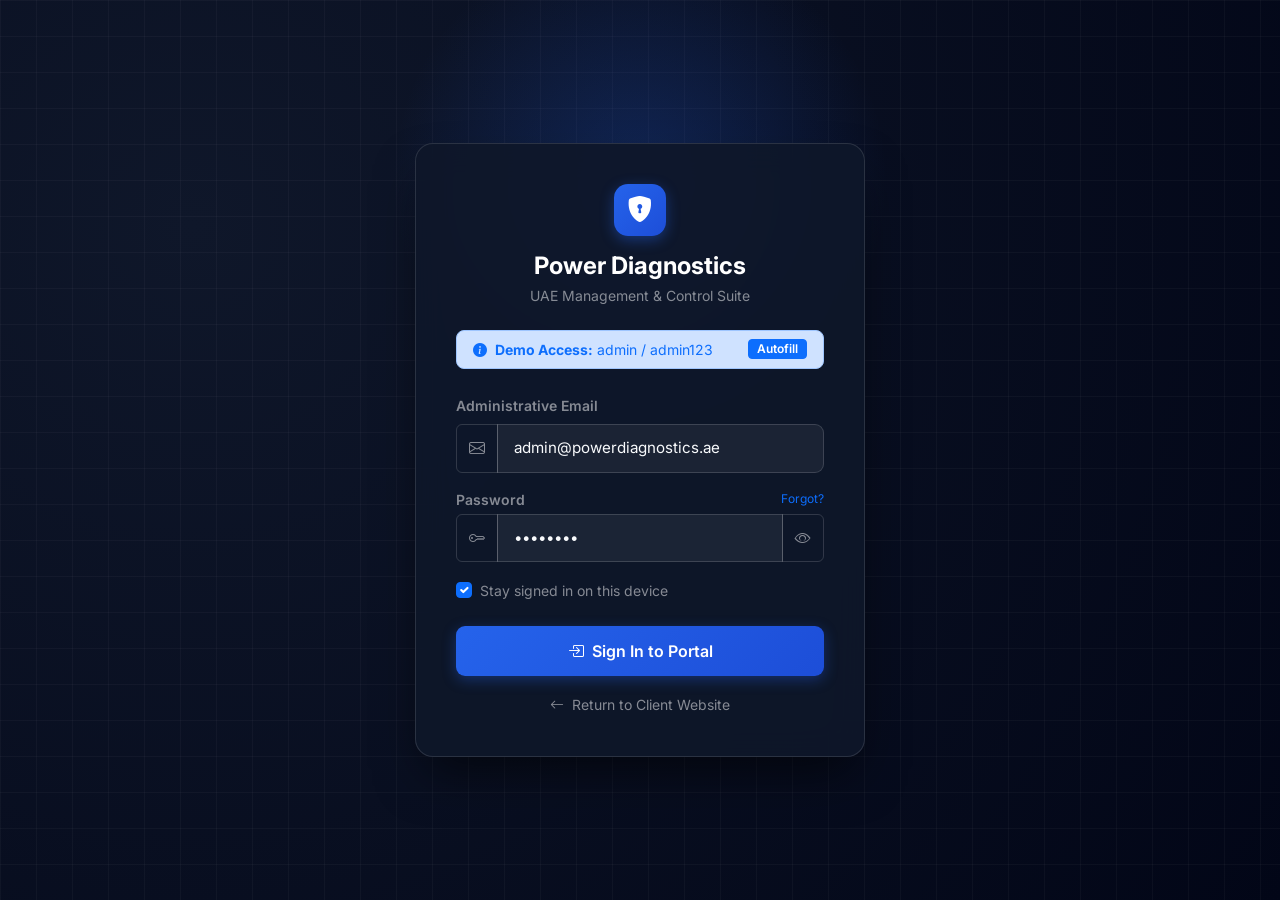
<file: admin-login.html>
<!DOCTYPE html>
<html lang="en">
<head>
  <meta charset="UTF-8">
  <meta name="viewport" content="width=device-width, initial-scale=1.0">
  <title>Admin Login — Power Diagnostics UAE</title>
  <meta name="description" content="Secure administrative control suite login for Power Diagnostics UAE.">
  <link rel="icon" type="image/png" sizes="32x32" href="favicon-32x32.png">

  <!-- Google Fonts: Inter -->
  <link rel="preconnect" href="https://fonts.googleapis.com">
  <link rel="preconnect" href="https://fonts.gstatic.com" crossorigin>
  <link href="https://fonts.googleapis.com/css2?family=Inter:wght@300;400;500;600;700;800&display=swap" rel="stylesheet">

  <!-- Bootstrap 5.3.3 CSS -->
  <link href="https://cdn.jsdelivr.net/npm/bootstrap@5.3.3/dist/css/bootstrap.min.css" rel="stylesheet">
  <!-- Bootstrap Icons 1.11.3 -->
  <link href="https://cdn.jsdelivr.net/npm/bootstrap-icons@1.11.3/font/bootstrap-icons.min.css" rel="stylesheet">
  <!-- Admin Custom CSS -->
  <link href="admin.css" rel="stylesheet">
</head>
<body class="admin-login-body">

  <div class="admin-login-grid-bg"></div>
  <div class="admin-login-glow"></div>

  <div class="admin-login-card">
    <!-- Brand Header -->
    <div class="text-center mb-4">
      <div class="admin-brand-icon mb-3 mx-auto" style="width: 52px; height: 52px; font-size: 1.6rem; border-radius: 14px;">
        <i class="bi bi-shield-lock-fill"></i>
      </div>
      <h4 class="fw-bold text-white mb-1">Power Diagnostics</h4>
      <p class="text-white-50 small mb-0">UAE Management & Control Suite</p>
    </div>

    <!-- Quick Demo Notice -->
    <div class="alert alert-primary bg-primary-subtle border-primary-subtle text-primary py-2 px-3 small rounded-3 mb-4 d-flex align-items-center justify-content-between">
      <div>
        <i class="bi bi-info-circle-fill me-1"></i> <strong>Demo Access:</strong> admin / admin123
      </div>
      <button type="button" id="btnDemoLogin" class="btn btn-sm btn-primary py-0 px-2 fw-semibold" style="font-size: 0.75rem;">
        Autofill
      </button>
    </div>

    <!-- Error Alert Banner -->
    <div id="loginErrorAlert" class="alert alert-danger py-2 px-3 small rounded-3 mb-3 d-none"></div>

    <!-- Login Form -->
    <form id="adminLoginForm">
      <div class="mb-3">
        <label class="form-label text-white-50 small fw-semibold">Administrative Email</label>
        <div class="input-group">
          <span class="input-group-text bg-transparent border-secondary text-white-50" style="border-color: rgba(255,255,255,0.15) !important;">
            <i class="bi bi-envelope"></i>
          </span>
          <input type="email" id="adminEmail" class="form-control admin-form-control" placeholder="admin@powerdiagnostics.ae" value="admin@powerdiagnostics.ae" required autocomplete="username">
        </div>
      </div>

      <div class="mb-3">
        <div class="d-flex align-items-center justify-content-between mb-1">
          <label class="form-label text-white-50 small fw-semibold mb-0">Password</label>
          <a href="#" class="text-decoration-none text-primary small" style="font-size: 0.75rem;" data-bs-toggle="modal" data-bs-target="#forgotPasswordModal">Forgot?</a>
        </div>
        <div class="input-group">
          <span class="input-group-text bg-transparent border-secondary text-white-50" style="border-color: rgba(255,255,255,0.15) !important;">
            <i class="bi bi-key"></i>
          </span>
          <input type="password" id="adminPassword" class="form-control admin-form-control" placeholder="••••••••" value="admin123" required autocomplete="current-password">
          <button type="button" class="btn btn-outline-secondary text-white-50 border-secondary" style="border-color: rgba(255,255,255,0.15) !important;" id="togglePasswordBtn">
            <i class="bi bi-eye"></i>
          </button>
        </div>
      </div>

      <div class="form-check mb-4">
        <input class="form-check-input" type="checkbox" id="rememberAdmin" checked>
        <label class="form-check-label text-white-50 small" for="rememberAdmin">
          Stay signed in on this device
        </label>
      </div>

      <button type="submit" id="btnLoginSubmit" class="btn btn-admin-login w-100 mb-3">
        <i class="bi bi-box-arrow-in-right me-1"></i> Sign In to Portal
      </button>

      <div class="text-center">
        <a href="index.html" class="text-white-50 text-decoration-none small hover-underline">
          <i class="bi bi-arrow-left me-1"></i> Return to Client Website
        </a>
      </div>
    </form>
  </div>

  <!-- Forgot Password Modal -->
  <div class="modal fade" id="forgotPasswordModal" tabindex="-1" aria-hidden="true">
    <div class="modal-dialog modal-dialog-centered modal-sm">
      <div class="modal-content border-0 rounded-4 shadow-lg overflow-hidden">
        <div class="modal-header modal-header-corporate p-3 text-white">
          <h6 class="modal-title fw-bold mb-0"><i class="bi bi-shield-check me-1"></i> Password Reset</h6>
          <button type="button" class="btn-close btn-close-white shadow-none" data-bs-dismiss="modal"></button>
        </div>
        <div class="modal-body p-3">
          <p class="small text-muted mb-3">Please contact IT Systems Security or use default demo credentials (<code>admin123</code>).</p>
          <button type="button" class="btn btn-primary w-100 btn-sm" data-bs-dismiss="modal">Understood</button>
        </div>
      </div>
    </div>
  </div>

  <!-- Bootstrap JS Bundle -->
  <script src="https://cdn.jsdelivr.net/npm/bootstrap@5.3.3/dist/js/bootstrap.bundle.min.js"></script>
  <!-- Admin Script -->
  <script src="admin.js"></script>
  <script>
    const toggleBtn = document.getElementById('togglePasswordBtn');
    const pwdInput = document.getElementById('adminPassword');
    if (toggleBtn && pwdInput) {
      toggleBtn.addEventListener('click', () => {
        const type = pwdInput.getAttribute('type') === 'password' ? 'text' : 'password';
        pwdInput.setAttribute('type', type);
        toggleBtn.querySelector('i').classList.toggle('bi-eye');
        toggleBtn.querySelector('i').classList.toggle('bi-eye-slash');
      });
    }
  </script>
</body>
</html>
</file>
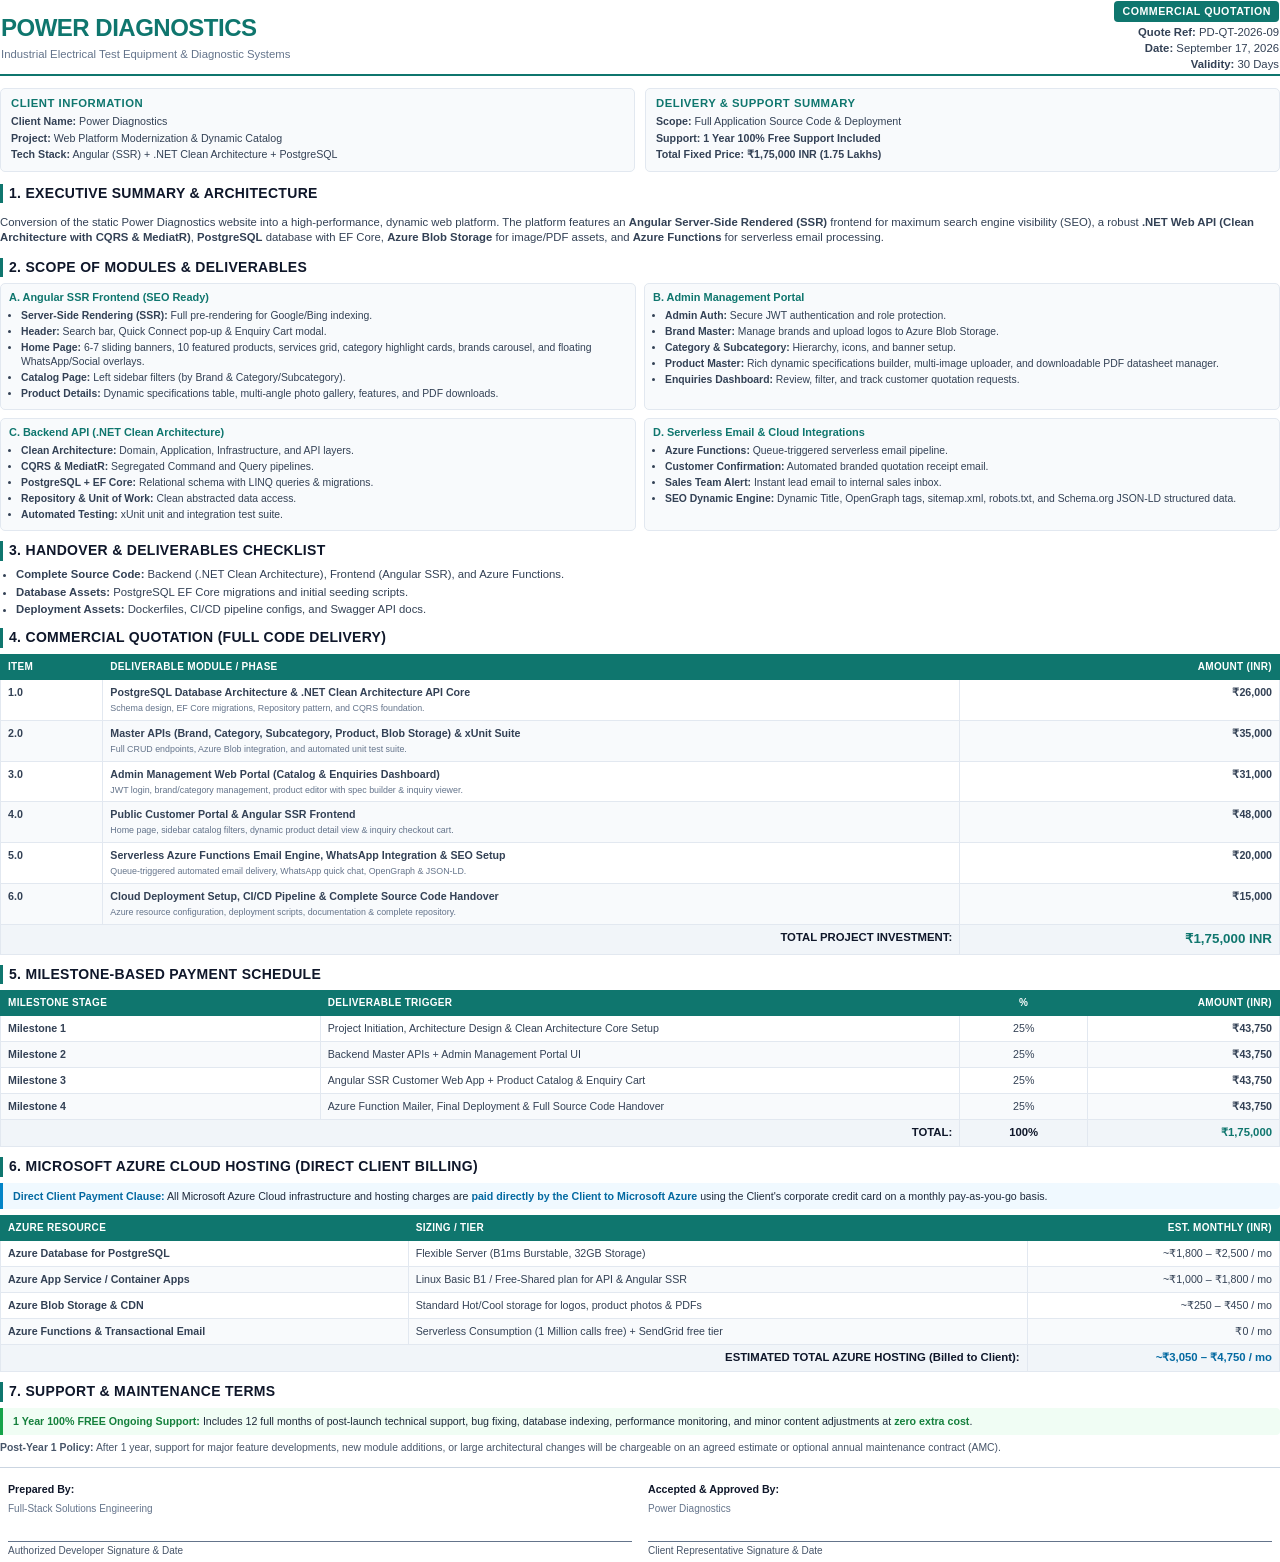
<file: quotation.html>
<!DOCTYPE html>
<html lang="en">
<head>
  <meta charset="UTF-8">
  <title>Commercial Quotation & Proposal - Power Diagnostics</title>
  <style>
    @page {
      size: A4 portrait;
      margin: 10mm 12mm 10mm 12mm;
    }
    * {
      box-sizing: border-box;
      -webkit-print-color-adjust: exact !important;
      print-color-adjust: exact !important;
    }
    body {
      font-family: 'Segoe UI', -apple-system, BlinkMacSystemFont, Roboto, Helvetica, Arial, sans-serif;
      color: #1e293b;
      background: #ffffff;
      margin: 0;
      padding: 0;
      font-size: 10pt;
      line-height: 1.4;
    }
    .page-break {
      page-break-before: always;
      break-before: page;
    }
    .no-break {
      page-break-inside: avoid;
      break-inside: avoid;
    }
    
    /* Header */
    .header-table {
      width: 100%;
      border-collapse: collapse;
      margin-bottom: 12px;
      border-bottom: 2.5px solid #0f766e;
      padding-bottom: 8px;
    }
    .header-table td {
      vertical-align: middle;
    }
    .brand-title {
      font-size: 18pt;
      font-weight: 800;
      color: #0f766e;
      letter-spacing: -0.5px;
      margin: 0;
      text-transform: uppercase;
    }
    .brand-subtitle {
      font-size: 8.5pt;
      color: #64748b;
      margin-top: 2px;
      font-weight: 500;
    }
    .doc-meta {
      text-align: right;
      font-size: 8.5pt;
      color: #334155;
    }
    .doc-badge {
      display: inline-block;
      background: #0f766e;
      color: #ffffff;
      padding: 3px 8px;
      border-radius: 4px;
      font-weight: 700;
      font-size: 8pt;
      margin-bottom: 3px;
      letter-spacing: 0.5px;
    }

    /* Client & Info Cards */
    .meta-cards {
      display: flex;
      justify-content: space-between;
      margin-bottom: 12px;
      gap: 10px;
    }
    .meta-card {
      flex: 1;
      background: #f8fafc;
      border: 1px solid #e2e8f0;
      border-radius: 5px;
      padding: 7px 10px;
    }
    .meta-card h4 {
      margin: 0 0 3px 0;
      font-size: 8.5pt;
      color: #0f766e;
      text-transform: uppercase;
      letter-spacing: 0.5px;
    }
    .meta-card p {
      margin: 1.5px 0;
      font-size: 8pt;
      color: #334155;
    }

    /* Section Headings */
    h2 {
      font-size: 10.5pt;
      color: #0f172a;
      border-left: 3.5px solid #0f766e;
      padding-left: 6px;
      margin: 10px 0 6px 0;
      font-weight: 700;
      text-transform: uppercase;
      letter-spacing: 0.3px;
    }

    p, li {
      font-size: 8.5pt;
      color: #334155;
    }
    ul {
      margin: 3px 0 6px 0;
      padding-left: 16px;
    }
    li {
      margin-bottom: 2px;
    }

    /* Tables */
    table.data-table {
      width: 100%;
      border-collapse: collapse;
      margin: 6px 0 10px 0;
      font-size: 8pt;
    }
    table.data-table th {
      background: #0f766e;
      color: #ffffff;
      text-align: left;
      padding: 5px 7px;
      font-weight: 600;
      border: 1px solid #0f766e;
      font-size: 7.5pt;
      text-transform: uppercase;
      letter-spacing: 0.3px;
    }
    table.data-table td {
      padding: 5px 7px;
      border: 1px solid #e2e8f0;
      color: #334155;
      vertical-align: top;
    }
    table.data-table tr:nth-child(even) {
      background: #f8fafc;
    }
    table.data-table tr.total-row {
      background: #f1f5f9;
      font-weight: 700;
      font-size: 8.5pt;
    }
    table.data-table tr.total-row td {
      border-top: 1.5px solid #0f766e;
      color: #0f172a;
    }

    /* Callout Boxes */
    .callout-box {
      background: #f0fdf4;
      border-left: 3.5px solid #16a34a;
      padding: 6px 10px;
      border-radius: 0 4px 4px 0;
      margin: 6px 0;
      font-size: 8pt;
    }
    .callout-box strong {
      color: #15803d;
    }
    .callout-azure {
      background: #f0f9ff;
      border-left: 3.5px solid #0284c7;
      padding: 6px 10px;
      border-radius: 0 4px 4px 0;
      margin: 6px 0;
      font-size: 8pt;
    }
    .callout-azure strong {
      color: #0369a1;
    }

    /* Scope Grid */
    .scope-grid {
      display: grid;
      grid-template-columns: 1fr 1fr;
      gap: 8px;
      margin-bottom: 6px;
    }
    .scope-card {
      border: 1px solid #e2e8f0;
      background: #f8fafc;
      border-radius: 5px;
      padding: 6px 8px;
      font-size: 7.8pt;
    }
    .scope-card h4 {
      margin: 0 0 3px 0;
      font-size: 8.2pt;
      color: #0f766e;
      font-weight: 700;
    }
    .scope-card ul {
      margin: 0;
      padding-left: 12px;
    }
    .scope-card li {
      font-size: 7.8pt;
      margin-bottom: 1.5px;
    }

    /* Signoff Section */
    .signoff-section {
      margin-top: 12px;
      padding-top: 8px;
      border-top: 1px solid #cbd5e1;
    }
    .signoff-table {
      width: 100%;
      border-collapse: collapse;
    }
    .signoff-table td {
      width: 50%;
      vertical-align: top;
      padding: 4px 8px;
    }
    .sign-line {
      margin-top: 24px;
      border-top: 1px solid #64748b;
      padding-top: 2px;
      font-size: 7.5pt;
      color: #475569;
    }
  </style>
</head>
<body>

  <!-- ==================== PAGE 1 ==================== -->
  <table class="header-table">
    <tr>
      <td>
        <h1 class="brand-title">Power Diagnostics</h1>
        <div class="brand-subtitle">Industrial Electrical Test Equipment & Diagnostic Systems</div>
      </td>
      <td style="text-align: right;">
        <div class="doc-badge">COMMERCIAL QUOTATION</div>
        <div class="doc-meta">
          <strong>Quote Ref:</strong> PD-QT-2026-09<br>
          <strong>Date:</strong> September 17, 2026<br>
          <strong>Validity:</strong> 30 Days
        </div>
      </td>
    </tr>
  </table>

  <div class="meta-cards">
    <div class="meta-card">
      <h4>CLIENT INFORMATION</h4>
      <p><strong>Client Name:</strong> Power Diagnostics</p>
      <p><strong>Project:</strong> Web Platform Modernization & Dynamic Catalog</p>
      <p><strong>Tech Stack:</strong> Angular (SSR) + .NET Clean Architecture + PostgreSQL</p>
    </div>
    <div class="meta-card">
      <h4>DELIVERY & SUPPORT SUMMARY</h4>
      <p><strong>Scope:</strong> Full Application Source Code & Deployment</p>
      <p><strong>Support:</strong> <strong>1 Year 100% Free Support Included</strong></p>
      <p><strong>Total Fixed Price:</strong> <strong>₹1,75,000 INR (1.75 Lakhs)</strong></p>
    </div>
  </div>

  <h2>1. Executive Summary & Architecture</h2>
  <p>
    Conversion of the static Power Diagnostics website into a high-performance, dynamic web platform. The platform features an <strong>Angular Server-Side Rendered (SSR)</strong> frontend for maximum search engine visibility (SEO), a robust <strong>.NET Web API (Clean Architecture with CQRS & MediatR)</strong>, <strong>PostgreSQL</strong> database with EF Core, <strong>Azure Blob Storage</strong> for image/PDF assets, and <strong>Azure Functions</strong> for serverless email processing.
  </p>

  <h2>2. Scope of Modules & Deliverables</h2>
  <div class="scope-grid">
    <div class="scope-card">
      <h4>A. Angular SSR Frontend (SEO Ready)</h4>
      <ul>
        <li><strong>Server-Side Rendering (SSR):</strong> Full pre-rendering for Google/Bing indexing.</li>
        <li><strong>Header:</strong> Search bar, Quick Connect pop-up & Enquiry Cart modal.</li>
        <li><strong>Home Page:</strong> 6-7 sliding banners, 10 featured products, services grid, category highlight cards, brands carousel, and floating WhatsApp/Social overlays.</li>
        <li><strong>Catalog Page:</strong> Left sidebar filters (by Brand & Category/Subcategory).</li>
        <li><strong>Product Details:</strong> Dynamic specifications table, multi-angle photo gallery, features, and PDF downloads.</li>
      </ul>
    </div>

    <div class="scope-card">
      <h4>B. Admin Management Portal</h4>
      <ul>
        <li><strong>Admin Auth:</strong> Secure JWT authentication and role protection.</li>
        <li><strong>Brand Master:</strong> Manage brands and upload logos to Azure Blob Storage.</li>
        <li><strong>Category & Subcategory:</strong> Hierarchy, icons, and banner setup.</li>
        <li><strong>Product Master:</strong> Rich dynamic specifications builder, multi-image uploader, and downloadable PDF datasheet manager.</li>
        <li><strong>Enquiries Dashboard:</strong> Review, filter, and track customer quotation requests.</li>
      </ul>
    </div>

    <div class="scope-card">
      <h4>C. Backend API (.NET Clean Architecture)</h4>
      <ul>
        <li><strong>Clean Architecture:</strong> Domain, Application, Infrastructure, and API layers.</li>
        <li><strong>CQRS & MediatR:</strong> Segregated Command and Query pipelines.</li>
        <li><strong>PostgreSQL + EF Core:</strong> Relational schema with LINQ queries & migrations.</li>
        <li><strong>Repository & Unit of Work:</strong> Clean abstracted data access.</li>
        <li><strong>Automated Testing:</strong> xUnit unit and integration test suite.</li>
      </ul>
    </div>

    <div class="scope-card">
      <h4>D. Serverless Email & Cloud Integrations</h4>
      <ul>
        <li><strong>Azure Functions:</strong> Queue-triggered serverless email pipeline.</li>
        <li><strong>Customer Confirmation:</strong> Automated branded quotation receipt email.</li>
        <li><strong>Sales Team Alert:</strong> Instant lead email to internal sales inbox.</li>
        <li><strong>SEO Dynamic Engine:</strong> Dynamic Title, OpenGraph tags, sitemap.xml, robots.txt, and Schema.org JSON-LD structured data.</li>
      </ul>
    </div>
  </div>

  <h2>3. Handover & Deliverables Checklist</h2>
  <ul>
    <li><strong>Complete Source Code:</strong> Backend (.NET Clean Architecture), Frontend (Angular SSR), and Azure Functions.</li>
    <li><strong>Database Assets:</strong> PostgreSQL EF Core migrations and initial seeding scripts.</li>
    <li><strong>Deployment Assets:</strong> Dockerfiles, CI/CD pipeline configs, and Swagger API docs.</li>
  </ul>

  <!-- ==================== PAGE 2 ==================== -->
  <div class="page-break"></div>

  <h2>4. Commercial Quotation (Full Code Delivery)</h2>
  <table class="data-table">
    <thead>
      <tr>
        <th style="width: 8%;">Item</th>
        <th style="width: 67%;">Deliverable Module / Phase</th>
        <th style="width: 25%; text-align: right;">Amount (INR)</th>
      </tr>
    </thead>
    <tbody>
      <tr>
        <td><strong>1.0</strong></td>
        <td><strong>PostgreSQL Database Architecture & .NET Clean Architecture API Core</strong><br><small style="color: #64748b;">Schema design, EF Core migrations, Repository pattern, and CQRS foundation.</small></td>
        <td style="text-align: right; font-weight: 600;">₹26,000</td>
      </tr>
      <tr>
        <td><strong>2.0</strong></td>
        <td><strong>Master APIs (Brand, Category, Subcategory, Product, Blob Storage) & xUnit Suite</strong><br><small style="color: #64748b;">Full CRUD endpoints, Azure Blob integration, and automated unit test suite.</small></td>
        <td style="text-align: right; font-weight: 600;">₹35,000</td>
      </tr>
      <tr>
        <td><strong>3.0</strong></td>
        <td><strong>Admin Management Web Portal (Catalog & Enquiries Dashboard)</strong><br><small style="color: #64748b;">JWT login, brand/category management, product editor with spec builder & inquiry viewer.</small></td>
        <td style="text-align: right; font-weight: 600;">₹31,000</td>
      </tr>
      <tr>
        <td><strong>4.0</strong></td>
        <td><strong>Public Customer Portal & Angular SSR Frontend</strong><br><small style="color: #64748b;">Home page, sidebar catalog filters, dynamic product detail view & inquiry checkout cart.</small></td>
        <td style="text-align: right; font-weight: 600;">₹48,000</td>
      </tr>
      <tr>
        <td><strong>5.0</strong></td>
        <td><strong>Serverless Azure Functions Email Engine, WhatsApp Integration & SEO Setup</strong><br><small style="color: #64748b;">Queue-triggered automated email delivery, WhatsApp quick chat, OpenGraph & JSON-LD.</small></td>
        <td style="text-align: right; font-weight: 600;">₹20,000</td>
      </tr>
      <tr>
        <td><strong>6.0</strong></td>
        <td><strong>Cloud Deployment Setup, CI/CD Pipeline & Complete Source Code Handover</strong><br><small style="color: #64748b;">Azure resource configuration, deployment scripts, documentation & complete repository.</small></td>
        <td style="text-align: right; font-weight: 600;">₹15,000</td>
      </tr>
      <tr class="total-row">
        <td colspan="2" style="text-align: right;">TOTAL PROJECT INVESTMENT:</td>
        <td style="text-align: right; color: #0f766e; font-size: 10pt;">₹1,75,000 INR</td>
      </tr>
    </tbody>
  </table>

  <h2>5. Milestone-Based Payment Schedule</h2>
  <table class="data-table">
    <thead>
      <tr>
        <th style="width: 25%;">Milestone Stage</th>
        <th style="width: 50%;">Deliverable Trigger</th>
        <th style="width: 10%; text-align: center;">%</th>
        <th style="width: 15%; text-align: right;">Amount (INR)</th>
      </tr>
    </thead>
    <tbody>
      <tr>
        <td><strong>Milestone 1</strong></td>
        <td>Project Initiation, Architecture Design & Clean Architecture Core Setup</td>
        <td style="text-align: center;">25%</td>
        <td style="text-align: right; font-weight: 600;">₹43,750</td>
      </tr>
      <tr>
        <td><strong>Milestone 2</strong></td>
        <td>Backend Master APIs + Admin Management Portal UI</td>
        <td style="text-align: center;">25%</td>
        <td style="text-align: right; font-weight: 600;">₹43,750</td>
      </tr>
      <tr>
        <td><strong>Milestone 3</strong></td>
        <td>Angular SSR Customer Web App + Product Catalog & Enquiry Cart</td>
        <td style="text-align: center;">25%</td>
        <td style="text-align: right; font-weight: 600;">₹43,750</td>
      </tr>
      <tr>
        <td><strong>Milestone 4</strong></td>
        <td>Azure Function Mailer, Final Deployment & Full Source Code Handover</td>
        <td style="text-align: center;">25%</td>
        <td style="text-align: right; font-weight: 600;">₹43,750</td>
      </tr>
      <tr class="total-row">
        <td colspan="2" style="text-align: right;">TOTAL:</td>
        <td style="text-align: center;">100%</td>
        <td style="text-align: right; color: #0f766e;">₹1,75,000</td>
      </tr>
    </tbody>
  </table>

  <h2>6. Microsoft Azure Cloud Hosting (Direct Client Billing)</h2>
  <div class="callout-azure">
    <strong>Direct Client Payment Clause:</strong> All Microsoft Azure Cloud infrastructure and hosting charges are <strong>paid directly by the Client to Microsoft Azure</strong> using the Client's corporate credit card on a monthly pay-as-you-go basis.
  </div>

  <table class="data-table">
    <thead>
      <tr>
        <th>Azure Resource</th>
        <th>Sizing / Tier</th>
        <th style="text-align: right;">Est. Monthly (INR)</th>
      </tr>
    </thead>
    <tbody>
      <tr>
        <td><strong>Azure Database for PostgreSQL</strong></td>
        <td>Flexible Server (B1ms Burstable, 32GB Storage)</td>
        <td style="text-align: right;">~₹1,800 – ₹2,500 / mo</td>
      </tr>
      <tr>
        <td><strong>Azure App Service / Container Apps</strong></td>
        <td>Linux Basic B1 / Free-Shared plan for API & Angular SSR</td>
        <td style="text-align: right;">~₹1,000 – ₹1,800 / mo</td>
      </tr>
      <tr>
        <td><strong>Azure Blob Storage & CDN</strong></td>
        <td>Standard Hot/Cool storage for logos, product photos & PDFs</td>
        <td style="text-align: right;">~₹250 – ₹450 / mo</td>
      </tr>
      <tr>
        <td><strong>Azure Functions & Transactional Email</strong></td>
        <td>Serverless Consumption (1 Million calls free) + SendGrid free tier</td>
        <td style="text-align: right;">₹0 / mo</td>
      </tr>
      <tr class="total-row">
        <td colspan="2" style="text-align: right;">ESTIMATED TOTAL AZURE HOSTING (Billed to Client):</td>
        <td style="text-align: right; color: #0369a1;">~₹3,050 – ₹4,750 / mo</td>
      </tr>
    </tbody>
  </table>

  <h2>7. Support & Maintenance Terms</h2>
  <div class="callout-box">
    <strong>1 Year 100% FREE Ongoing Support:</strong> Includes 12 full months of post-launch technical support, bug fixing, database indexing, performance monitoring, and minor content adjustments at <strong>zero extra cost</strong>.
  </div>
  <p style="font-size: 7.8pt; color: #475569; margin: 2px 0 0 0;">
    <strong>Post-Year 1 Policy:</strong> After 1 year, support for major feature developments, new module additions, or large architectural changes will be chargeable on an agreed estimate or optional annual maintenance contract (AMC).
  </p>

  <div class="signoff-section">
    <table class="signoff-table">
      <tr>
        <td>
          <strong style="color: #0f172a; font-size: 8pt;">Prepared By:</strong><br>
          <span style="font-size: 7.5pt; color: #64748b;">Full-Stack Solutions Engineering</span>
          <div class="sign-line">Authorized Developer Signature & Date</div>
        </td>
        <td>
          <strong style="color: #0f172a; font-size: 8pt;">Accepted & Approved By:</strong><br>
          <span style="font-size: 7.5pt; color: #64748b;">Power Diagnostics</span>
          <div class="sign-line">Client Representative Signature & Date</div>
        </td>
      </tr>
    </table>
  </div>

</body>
</html>
</file>
<file: admin.css>
/* ==========================================================================
   Power Diagnostics UAE — Enterprise Admin Suite Styles
   ========================================================================== */

:root {
  --admin-primary: #2563eb;
  --admin-primary-dark: #1d4ed8;
  --admin-primary-light: #60a5fa;
  --admin-primary-subtle: #eff6ff;
  --admin-sidebar-bg: #0b1329;
  --admin-sidebar-border: rgba(255, 255, 255, 0.08);
  --admin-sidebar-hover: rgba(255, 255, 255, 0.05);
  --admin-sidebar-text: #94a3b8;
  --admin-navbar-bg: #ffffff;
  --admin-body-bg: #f4f6fb;
  --admin-card-bg: #ffffff;
  --admin-card-border: #e2e8f0;
  --admin-text-main: #0f172a;
  --admin-text-muted: #64748b;
  --admin-sidebar-width: 260px;
  --admin-sidebar-collapsed-width: 78px;
  --admin-navbar-height: 68px;
  --admin-transition: all 0.22s cubic-bezier(0.16, 1, 0.3, 1);
}

*, *::before, *::after {
  box-sizing: border-box;
}

body.admin-body {
  font-family: 'Inter', system-ui, -apple-system, BlinkMacSystemFont, 'Segoe UI', Roboto, sans-serif;
  background-color: var(--admin-body-bg);
  color: var(--admin-text-main);
  min-height: 100vh;
  margin: 0;
  padding: 0;
  overflow-x: hidden;
  -webkit-font-smoothing: antialiased;
}

/* ==========================================================================
   1. Admin Login Page Styles
   ========================================================================== */
.admin-login-body {
  background: radial-gradient(circle at 15% 25%, #0f172a 0%, #020617 100%);
  min-height: 100vh;
  display: flex;
  align-items: center;
  justify-content: center;
  position: relative;
  overflow: hidden;
  font-family: 'Inter', system-ui, sans-serif;
}

.admin-login-grid-bg {
  position: absolute;
  top: 0;
  left: 0;
  right: 0;
  bottom: 0;
  background-image: 
    linear-gradient(to right, rgba(255, 255, 255, 0.03) 1px, transparent 1px),
    linear-gradient(to bottom, rgba(255, 255, 255, 0.03) 1px, transparent 1px);
  background-size: 36px 36px;
  pointer-events: none;
}

.admin-login-glow {
  position: absolute;
  width: 500px;
  height: 500px;
  border-radius: 50%;
  background: radial-gradient(circle, rgba(37, 99, 235, 0.25) 0%, transparent 70%);
  top: 20%;
  left: 50%;
  transform: translate(-50%, -50%);
  pointer-events: none;
}

.admin-login-card {
  background: rgba(15, 23, 42, 0.92);
  border: 1px solid rgba(255, 255, 255, 0.12);
  backdrop-filter: blur(16px);
  -webkit-backdrop-filter: blur(16px);
  border-radius: 18px;
  box-shadow: 0 25px 50px -12px rgba(0, 0, 0, 0.6);
  width: 100%;
  max-width: 450px;
  padding: 2.5rem;
  z-index: 2;
}

.admin-brand-icon {
  width: 44px;
  height: 44px;
  border-radius: 11px;
  background: linear-gradient(135deg, #2563eb 0%, #1d4ed8 100%);
  color: #fff;
  display: inline-flex;
  align-items: center;
  justify-content: center;
  font-size: 1.35rem;
  box-shadow: 0 4px 14px rgba(37, 99, 235, 0.4);
  flex-shrink: 0;
}

.admin-form-control {
  background: rgba(255, 255, 255, 0.06);
  border: 1px solid rgba(255, 255, 255, 0.15);
  color: #f8fafc !important;
  border-radius: 9px;
  padding: 0.75rem 1rem;
  font-size: 0.95rem;
  transition: var(--admin-transition);
}

.admin-form-control:focus {
  background: rgba(255, 255, 255, 0.1);
  border-color: #3b82f6;
  box-shadow: 0 0 0 3px rgba(37, 99, 235, 0.25);
  outline: none;
}

.admin-form-control::placeholder {
  color: #64748b;
}

.btn-admin-login {
  background: linear-gradient(135deg, #2563eb 0%, #1d4ed8 100%);
  color: #fff;
  border: none;
  border-radius: 9px;
  padding: 0.8rem 1.5rem;
  font-weight: 600;
  font-size: 1rem;
  transition: var(--admin-transition);
  box-shadow: 0 4px 14px rgba(37, 99, 235, 0.35);
}

.btn-admin-login:hover {
  background: linear-gradient(135deg, #1d4ed8 0%, #1e40af 100%);
  box-shadow: 0 6px 20px rgba(37, 99, 235, 0.5);
  transform: translateY(-1px);
  color: #fff;
}

/* ==========================================================================
   2. Admin Dashboard Layout Architecture
   ========================================================================== */
.admin-layout-wrapper {
  display: flex;
  min-height: 100vh;
  width: 100%;
  position: relative;
}

/* --- Left Sidebar Navigation --- */
.admin-sidebar {
  width: var(--admin-sidebar-width);
  background: var(--admin-sidebar-bg);
  border-right: 1px solid var(--admin-sidebar-border);
  position: fixed;
  top: 0;
  left: 0;
  bottom: 0;
  z-index: 1040;
  display: flex;
  flex-direction: column;
  transition: var(--admin-transition);
  overflow-y: auto;
  overflow-x: hidden;
}

.admin-sidebar::-webkit-scrollbar {
  width: 4px;
}
.admin-sidebar::-webkit-scrollbar-track {
  background: transparent;
}
.admin-sidebar::-webkit-scrollbar-thumb {
  background: rgba(255, 255, 255, 0.12);
  border-radius: 4px;
}

/* Sidebar Brand Header */
.admin-sidebar-header {
  height: var(--admin-navbar-height);
  padding: 0 1.25rem;
  display: flex;
  align-items: center;
  border-bottom: 1px solid var(--admin-sidebar-border);
  background: #090f20;
  flex-shrink: 0;
}

.admin-sidebar-logo {
  text-decoration: none;
  display: flex;
  align-items: center;
  gap: 0.75rem;
  width: 100%;
}

.admin-logo-text-wrap {
  display: flex;
  flex-direction: column;
  line-height: 1.15;
  overflow: hidden;
}

.admin-logo-title {
  font-size: 0.98rem;
  font-weight: 700;
  color: #ffffff;
  letter-spacing: -0.01em;
  white-space: nowrap;
}

.admin-logo-meta {
  display: flex;
  align-items: center;
  gap: 0.4rem;
  margin-top: 2px;
}

.admin-logo-subtitle {
  font-size: 0.65rem;
  font-weight: 600;
  color: #64748b;
  text-transform: uppercase;
  letter-spacing: 0.06em;
  white-space: nowrap;
}

.badge-admin-pill {
  font-size: 0.58rem;
  background: linear-gradient(135deg, #2563eb 0%, #1d4ed8 100%);
  color: #ffffff;
  padding: 1px 5px;
  border-radius: 3px;
  text-transform: uppercase;
  font-weight: 800;
  letter-spacing: 0.06em;
}

/* Sidebar Menu Navigation */
.admin-sidebar-menu {
  list-style: none;
  padding: 0.75rem 0.65rem;
  margin: 0;
  flex-grow: 1;
}

.admin-menu-header {
  font-size: 0.65rem;
  font-weight: 700;
  text-transform: uppercase;
  letter-spacing: 0.08em;
  color: #475569;
  padding: 0.85rem 0.65rem 0.35rem 0.65rem;
  white-space: nowrap;
}

.admin-menu-item {
  margin-bottom: 3px;
}

.admin-menu-link {
  display: flex;
  align-items: center;
  gap: 0.8rem;
  padding: 0.62rem 0.75rem;
  color: var(--admin-sidebar-text);
  text-decoration: none;
  font-size: 0.86rem;
  font-weight: 500;
  border-radius: 8px;
  transition: var(--admin-transition);
  position: relative;
  cursor: pointer;
  white-space: nowrap;
}

.admin-menu-link i.menu-icon {
  font-size: 1.1rem;
  min-width: 22px;
  text-align: center;
  color: #64748b;
  transition: var(--admin-transition);
}

.admin-menu-link:hover {
  background: var(--admin-sidebar-hover);
  color: #f1f5f9;
}

.admin-menu-link:hover i.menu-icon {
  color: var(--admin-primary-light);
}

/* Active Menu State */
.admin-menu-link.active {
  background: linear-gradient(90deg, rgba(37, 99, 235, 0.2) 0%, rgba(37, 99, 235, 0.05) 100%) !important;
  color: #ffffff !important;
  font-weight: 600;
  border-left: 3.5px solid #3b82f6 !important;
  border-radius: 0 8px 8px 0 !important;
}

.admin-menu-link.active i.menu-icon {
  color: #60a5fa !important;
  text-shadow: 0 0 10px rgba(96, 165, 250, 0.4);
}

.admin-menu-link .arrow-icon {
  margin-left: auto;
  font-size: 0.72rem;
  transition: transform 0.22s ease;
  color: #64748b;
}

.admin-menu-link[aria-expanded="true"] .arrow-icon {
  transform: rotate(90deg);
  color: #94a3b8;
}

/* Submenu Accordion */
.admin-submenu {
  list-style: none;
  padding: 0.2rem 0 0.2rem 1.75rem;
  margin: 0;
}

.admin-submenu-link {
  display: flex;
  align-items: center;
  gap: 0.55rem;
  padding: 0.42rem 0.65rem;
  color: #8a99ad;
  text-decoration: none;
  font-size: 0.82rem;
  font-weight: 500;
  border-radius: 6px;
  transition: var(--admin-transition);
  cursor: pointer;
}

.admin-submenu-link i {
  font-size: 0.4rem;
  color: #475569;
}

.admin-submenu-link:hover {
  color: #ffffff;
  background: rgba(255, 255, 255, 0.05);
}

.admin-submenu-link.active {
  color: #60a5fa !important;
  font-weight: 600;
  background: rgba(37, 99, 235, 0.14);
}

.admin-submenu-link.active i {
  color: #3b82f6 !important;
}

/* Sidebar Footer */
.admin-sidebar-footer {
  padding: 0.85rem 1rem;
  border-top: 1px solid var(--admin-sidebar-border);
  background: #090f20;
  flex-shrink: 0;
  font-size: 0.75rem;
  color: #64748b;
}

/* --- Main Content Area --- */
.admin-main-wrapper {
  margin-left: var(--admin-sidebar-width);
  width: calc(100% - var(--admin-sidebar-width));
  max-width: calc(100% - var(--admin-sidebar-width));
  min-width: 0;
  flex-grow: 1;
  min-height: 100vh;
  display: flex;
  flex-direction: column;
  transition: var(--admin-transition);
  background: var(--admin-body-bg);
}

/* --- Top Admin Navbar --- */
.admin-navbar {
  height: var(--admin-navbar-height);
  background: var(--admin-navbar-bg);
  border-bottom: 1px solid var(--admin-card-border);
  position: sticky;
  top: 0;
  z-index: 1020;
  display: flex;
  align-items: center;
  padding: 0 1.5rem;
  justify-content: space-between;
  box-shadow: 0 1px 4px rgba(0, 0, 0, 0.03);
}

.admin-nav-toggle-btn {
  background: #f8fafc;
  border: 1px solid var(--admin-card-border);
  color: #475569;
  width: 38px;
  height: 38px;
  border-radius: 8px;
  display: inline-flex;
  align-items: center;
  justify-content: center;
  font-size: 1.2rem;
  cursor: pointer;
  transition: var(--admin-transition);
}

.admin-nav-toggle-btn:hover {
  background: var(--admin-primary-subtle);
  border-color: #bfdbfe;
  color: var(--admin-primary);
}

/* Global Navbar Search */
.admin-nav-search {
  position: relative;
  width: 300px;
}

.admin-nav-search input {
  width: 100%;
  height: 38px;
  border-radius: 8px;
  border: 1px solid var(--admin-card-border);
  background: #f8fafc;
  padding: 0 3.2rem 0 2.25rem;
  font-size: 0.85rem;
  color: var(--admin-text-main);
  transition: var(--admin-transition);
}

.admin-nav-search input:focus {
  background: #ffffff;
  border-color: var(--admin-primary-light);
  box-shadow: 0 0 0 3.5px rgba(37, 99, 235, 0.12);
  outline: none;
}

.admin-nav-search i.search-icon {
  position: absolute;
  left: 0.8rem;
  top: 50%;
  transform: translateY(-50%);
  color: #94a3b8;
  font-size: 0.88rem;
}

.admin-search-badge {
  position: absolute;
  right: 0.55rem;
  top: 50%;
  transform: translateY(-50%);
  background: #e2e8f0;
  color: #64748b;
  font-size: 0.68rem;
  font-weight: 700;
  padding: 2px 6px;
  border-radius: 4px;
  font-family: monospace;
}

/* Navbar Actions */
.admin-nav-actions {
  display: flex;
  align-items: center;
  gap: 0.75rem;
}

.admin-btn-live {
  background: #eff6ff;
  border: 1px solid #bfdbfe;
  color: #2563eb;
  padding: 0.45rem 0.85rem;
  border-radius: 8px;
  font-size: 0.82rem;
  font-weight: 600;
  text-decoration: none;
  display: inline-flex;
  align-items: center;
  gap: 0.4rem;
  transition: var(--admin-transition);
  white-space: nowrap;
}

.admin-btn-live:hover {
  background: #2563eb;
  color: #ffffff;
  border-color: #2563eb;
  box-shadow: 0 2px 8px rgba(37, 99, 235, 0.3);
}

.admin-nav-btn {
  background: #f8fafc;
  border: 1px solid var(--admin-card-border);
  color: #64748b;
  width: 38px;
  height: 38px;
  border-radius: 8px;
  display: inline-flex;
  align-items: center;
  justify-content: center;
  font-size: 1.05rem;
  position: relative;
  cursor: pointer;
  transition: var(--admin-transition);
  text-decoration: none;
}

.admin-nav-btn:hover {
  background: var(--admin-primary-subtle);
  color: var(--admin-primary);
  border-color: #bfdbfe;
}

.admin-badge-dot {
  position: absolute;
  top: 7px;
  right: 7px;
  width: 8px;
  height: 8px;
  background-color: #ef4444;
  border-radius: 50%;
  border: 2px solid #ffffff;
}

/* User Profile Navbar Chip */
.admin-user-profile-chip {
  display: flex;
  align-items: center;
  gap: 0.75rem;
  padding: 0.3rem 0.65rem 0.3rem 0.3rem;
  border-radius: 30px;
  border: 1px solid var(--admin-card-border);
  background: #ffffff;
  cursor: pointer;
  transition: var(--admin-transition);
  text-decoration: none;
}

.admin-user-profile-chip:hover {
  border-color: #cbd5e1;
  box-shadow: 0 2px 8px rgba(0, 0, 0, 0.05);
}

.admin-user-avatar {
  width: 34px;
  height: 34px;
  border-radius: 50%;
  background: linear-gradient(135deg, #1e3a8a 0%, #2563eb 100%);
  color: #fff;
  font-weight: 700;
  font-size: 0.85rem;
  display: flex;
  align-items: center;
  justify-content: center;
  position: relative;
}

.admin-status-indicator {
  position: absolute;
  bottom: 0;
  right: 0;
  width: 9px;
  height: 9px;
  background-color: #10b981;
  border: 2px solid #ffffff;
  border-radius: 50%;
}

.admin-user-name {
  font-size: 0.85rem;
  font-weight: 700;
  color: #0f172a;
  line-height: 1.2;
}

.admin-user-role {
  font-size: 0.72rem;
  color: var(--admin-text-muted);
}

/* ==========================================================================
   3. View Panels & Dashboard Cards
   ========================================================================== */
.admin-content-body {
  padding: 1.5rem;
  flex-grow: 1;
  width: 100%;
  max-width: 100%;
  min-width: 0;
}

.admin-page-header {
  display: flex;
  align-items: center;
  justify-content: space-between;
  margin-bottom: 1.5rem;
  flex-wrap: wrap;
  gap: 1rem;
}

.admin-page-title {
  font-size: 1.45rem;
  font-weight: 800;
  color: #0f172a;
  letter-spacing: -0.02em;
  margin: 0;
}

.admin-page-subtitle {
  font-size: 0.86rem;
  color: var(--admin-text-muted);
  margin-top: 3px;
}

/* Stat Metric Cards */
.admin-stat-card {
  background: var(--admin-card-bg);
  border: 1px solid var(--admin-card-border);
  border-radius: 14px;
  padding: 1.35rem 1.4rem;
  box-shadow: 0 1px 3px rgba(0, 0, 0, 0.02);
  transition: var(--admin-transition);
  height: 100%;
  position: relative;
  overflow: hidden;
}

.admin-stat-card::before {
  content: '';
  position: absolute;
  top: 0;
  left: 0;
  right: 0;
  height: 3.5px;
}

.stat-card-blue::before { background: #2563eb; }
.stat-card-green::before { background: #10b981; }
.stat-card-amber::before { background: #f59e0b; }
.stat-card-purple::before { background: #8b5cf6; }

.admin-stat-card:hover {
  transform: translateY(-2px);
  box-shadow: 0 12px 24px -6px rgba(0, 0, 0, 0.06);
  border-color: #cbd5e1;
}

.admin-stat-icon-wrap {
  width: 46px;
  height: 46px;
  border-radius: 12px;
  display: flex;
  align-items: center;
  justify-content: center;
  font-size: 1.35rem;
  flex-shrink: 0;
}

.stat-blue {
  background: #eff6ff;
  color: #2563eb;
}

.stat-green {
  background: #ecfdf5;
  color: #059669;
}

.stat-amber {
  background: #fffbeb;
  color: #d97706;
}

.stat-purple {
  background: #f5f3ff;
  color: #7c3aed;
}

.admin-stat-value {
  font-size: 1.95rem;
  font-weight: 800;
  color: #0f172a;
  line-height: 1.1;
  letter-spacing: -0.03em;
  margin: 0.4rem 0 0.3rem 0;
}

.admin-stat-label {
  font-size: 0.76rem;
  font-weight: 700;
  color: #64748b;
  text-transform: uppercase;
  letter-spacing: 0.05em;
}

.admin-stat-trend {
  font-size: 0.76rem;
  font-weight: 600;
  display: inline-flex;
  align-items: center;
  gap: 0.25rem;
  padding: 3px 8px;
  border-radius: 20px;
}

.trend-up {
  color: #059669;
  background: #ecfdf5;
}

.trend-down {
  color: #dc2626;
  background: #fef2f2;
}

/* Card Containers */
.admin-card {
  background: var(--admin-card-bg);
  border: 1px solid var(--admin-card-border);
  border-radius: 14px;
  box-shadow: 0 1px 3px rgba(0, 0, 0, 0.02);
  margin-bottom: 1.5rem;
  overflow: hidden;
  width: 100%;
}

.admin-card-header {
  padding: 1.1rem 1.4rem;
  border-bottom: 1px solid var(--admin-card-border);
  background: #ffffff;
  display: flex;
  align-items: center;
  justify-content: space-between;
}

.admin-card-title {
  font-size: 0.98rem;
  font-weight: 700;
  color: #0f172a;
  margin: 0;
  display: flex;
  align-items: center;
  gap: 0.5rem;
}

.admin-card-body {
  padding: 1.4rem;
}

/* ==========================================================================
   4. Tables & Badges
   ========================================================================== */
.table-responsive {
  width: 100%;
  overflow-x: auto;
  -webkit-overflow-scrolling: touch;
}

.admin-table {
  width: 100%;
  margin-bottom: 0;
  border-collapse: separate;
  border-spacing: 0;
}

.admin-table th {
  background: #f8fafc;
  color: #475569;
  font-size: 0.76rem;
  font-weight: 700;
  text-transform: uppercase;
  letter-spacing: 0.05em;
  padding: 0.85rem 1rem;
  border-bottom: 1px solid var(--admin-card-border);
  white-space: nowrap;
}

.admin-table td {
  padding: 0.9rem 1rem;
  font-size: 0.86rem;
  color: #1e293b;
  border-bottom: 1px solid #f1f5f9;
  vertical-align: middle;
}

.admin-table tbody tr {
  transition: background-color 0.15s ease;
}

.admin-table tbody tr:hover {
  background-color: #f8fafc;
}

/* Status Badges */
.badge-status {
  padding: 0.35rem 0.65rem;
  border-radius: 6px;
  font-size: 0.75rem;
  font-weight: 600;
  display: inline-flex;
  align-items: center;
  gap: 0.35rem;
  white-space: nowrap;
}

.badge-status-new {
  background: #eff6ff;
  color: #1d4ed8;
  border: 1px solid #bfdbfe;
}

.badge-status-progress {
  background: #fffbeb;
  color: #b45309;
  border: 1px solid #fde68a;
}

.badge-status-quoted {
  background: #f5f3ff;
  color: #6d28d9;
  border: 1px solid #ddd6fe;
}

.badge-status-closed {
  background: #ecfdf5;
  color: #047857;
  border: 1px solid #a7f3d0;
}

.badge-status-active {
  background: #ecfdf5;
  color: #047857;
  border: 1px solid #a7f3d0;
}

.badge-status-inactive {
  background: #f1f5f9;
  color: #64748b;
  border: 1px solid #cbd5e1;
}

/* Action Buttons */
.btn-action-icon {
  width: 32px;
  height: 32px;
  border-radius: 6px;
  border: 1px solid var(--admin-card-border);
  background: #ffffff;
  color: #64748b;
  display: inline-flex;
  align-items: center;
  justify-content: center;
  font-size: 0.85rem;
  transition: var(--admin-transition);
  cursor: pointer;
  text-decoration: none;
}

.btn-action-icon:hover {
  background: var(--admin-primary-subtle);
  color: var(--admin-primary);
  border-color: #bfdbfe;
}

.btn-action-icon.text-danger:hover {
  background: #fef2f2;
  color: #dc2626 !important;
  border-color: #fecaca;
}

/* Data Table Controls Toolbar */
.admin-table-toolbar {
  display: flex;
  align-items: center;
  justify-content: space-between;
  flex-wrap: wrap;
  gap: 0.75rem;
  margin-bottom: 1.25rem;
}

.admin-search-input {
  min-width: 260px;
  position: relative;
}

.admin-search-input input {
  width: 100%;
  height: 38px;
  border-radius: 8px;
  border: 1px solid var(--admin-card-border);
  padding: 0 1rem 0 2.2rem;
  font-size: 0.85rem;
  background: #ffffff;
}

.admin-search-input i {
  position: absolute;
  left: 0.75rem;
  top: 50%;
  transform: translateY(-50%);
  color: #94a3b8;
  font-size: 0.85rem;
}

/* ==========================================================================
   5. Blog CMS & Editor Toolbar Styles
   ========================================================================== */
.blog-editor-toolbar {
  background: #f8fafc;
  border: 1px solid var(--admin-card-border);
  border-radius: 8px 8px 0 0;
  padding: 0.4rem 0.6rem;
  display: flex;
  align-items: center;
  gap: 0.25rem;
  flex-wrap: wrap;
}

.blog-editor-btn {
  background: transparent;
  border: 1px solid transparent;
  border-radius: 4px;
  color: #475569;
  padding: 3px 8px;
  font-size: 0.85rem;
  cursor: pointer;
  transition: var(--admin-transition);
}

.blog-editor-btn:hover {
  background: #ffffff;
  border-color: #cbd5e1;
  color: #2563eb;
}

.blog-editor-textarea {
  border-top: none !important;
  border-radius: 0 0 8px 8px !important;
  font-family: inherit;
  font-size: 0.9rem;
  line-height: 1.6;
  min-height: 200px;
}

/* ==========================================================================
   6. Collapsed Sidebar State
   ========================================================================== */
body.sidebar-collapsed .admin-sidebar {
  width: var(--admin-sidebar-collapsed-width);
}

body.sidebar-collapsed .admin-sidebar .admin-logo-text-wrap,
body.sidebar-collapsed .admin-sidebar .admin-menu-header,
body.sidebar-collapsed .admin-sidebar .menu-title,
body.sidebar-collapsed .admin-sidebar .arrow-icon,
body.sidebar-collapsed .admin-sidebar .admin-sidebar-footer,
body.sidebar-collapsed .admin-sidebar .admin-submenu,
body.sidebar-collapsed .admin-sidebar .badge {
  display: none !important;
}

body.sidebar-collapsed .admin-sidebar .admin-menu-link {
  justify-content: center;
  padding: 0.75rem 0;
}

body.sidebar-collapsed .admin-sidebar .admin-menu-link i.menu-icon {
  font-size: 1.35rem;
  margin: 0;
}

body.sidebar-collapsed .admin-main-wrapper {
  margin-left: var(--admin-sidebar-collapsed-width);
  width: calc(100% - var(--admin-sidebar-collapsed-width));
  max-width: calc(100% - var(--admin-sidebar-collapsed-width));
}

/* Mobile Offcanvas Sidebar Overlay */
@media (max-width: 991.98px) {
  .admin-sidebar {
    transform: translateX(-100%);
  }

  body.sidebar-mobile-open .admin-sidebar {
    transform: translateX(0);
    box-shadow: 0 0 40px rgba(0, 0, 0, 0.5);
  }

  .admin-main-wrapper {
    margin-left: 0 !important;
    width: 100% !important;
    max-width: 100% !important;
  }

  .admin-nav-search {
    display: none;
  }

  .admin-sidebar-backdrop {
    display: none;
    position: fixed;
    top: 0;
    left: 0;
    right: 0;
    bottom: 0;
    background: rgba(0, 0, 0, 0.5);
    z-index: 1030;
  }

  body.sidebar-mobile-open .admin-sidebar-backdrop {
    display: block;
  }
}
</file>
